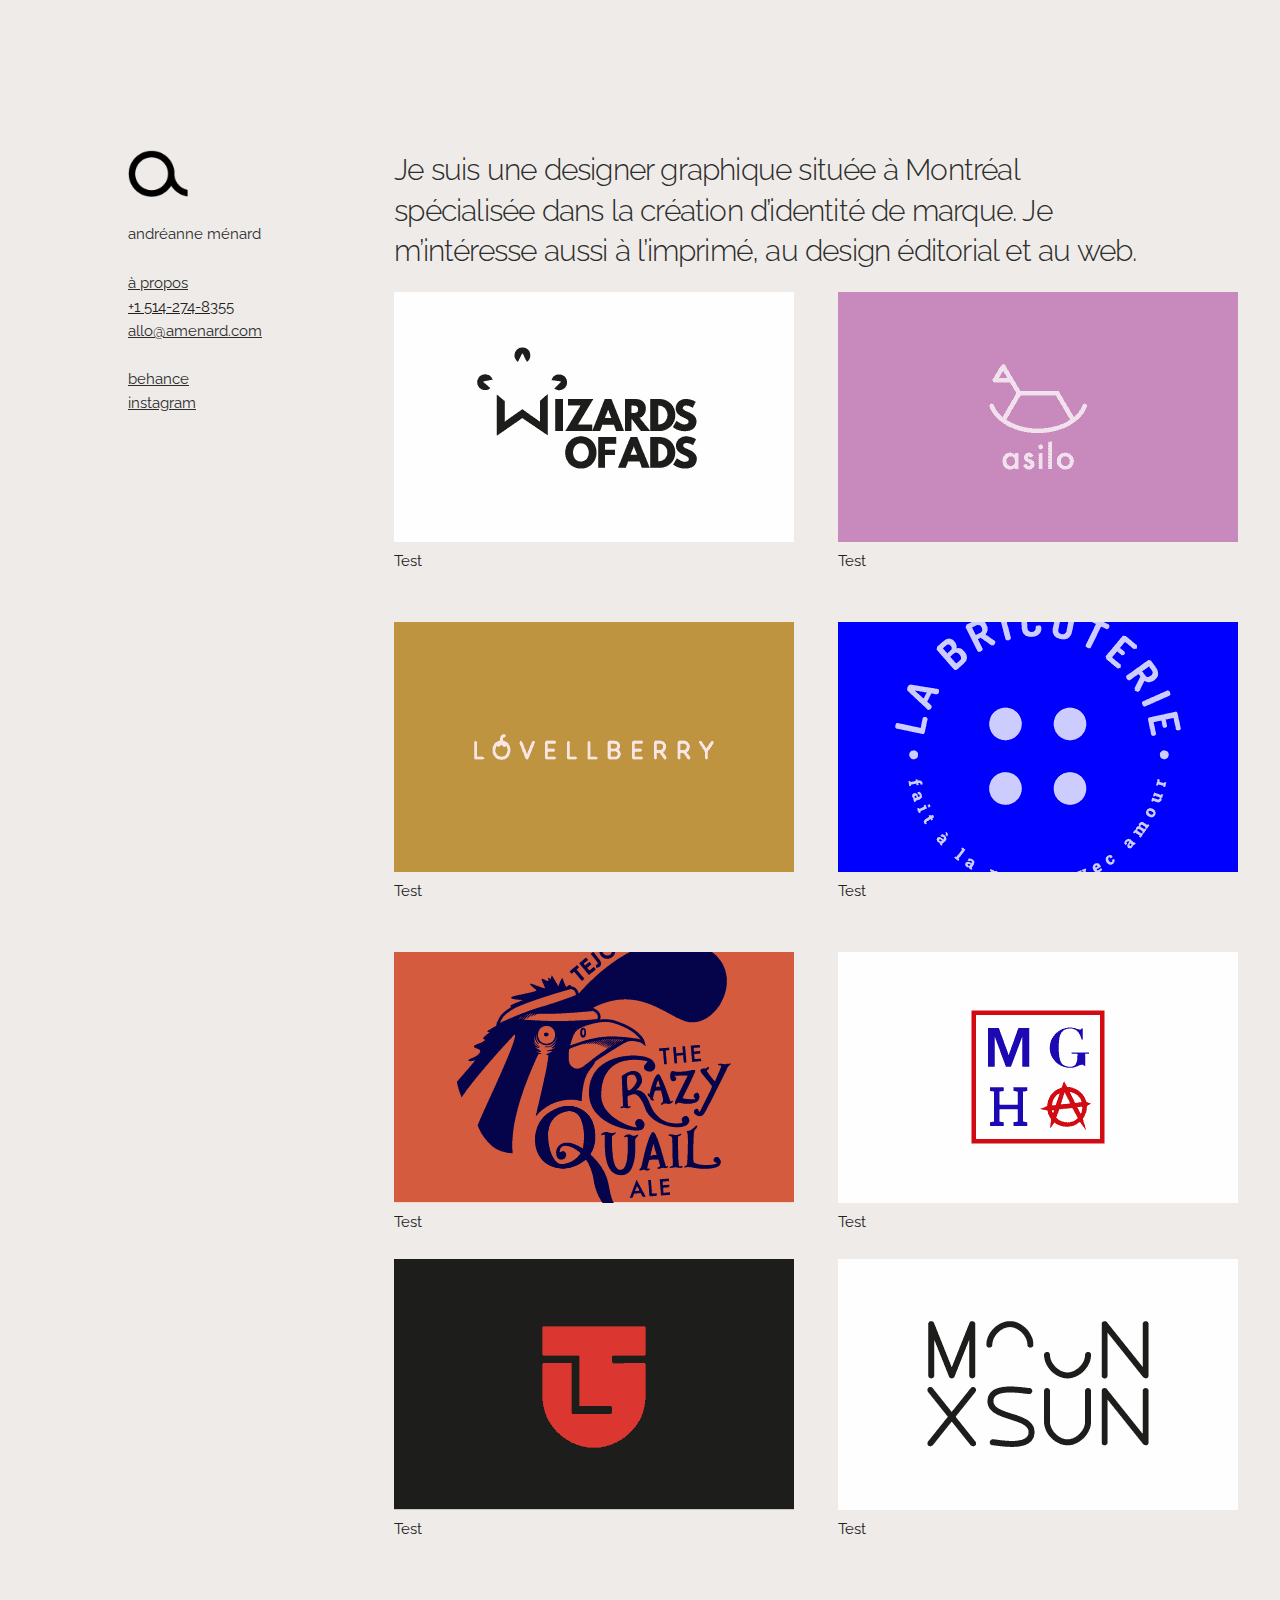
<file: index.html>
<!DOCTYPE html>
<html lang="en">
<head>

  <!-- Basic Page Needs
  –––––––––––––––––––––––––––––––––––––––––––––––––– -->
  <meta charset="utf-8">
  <title>Andréanne Ménard - Design & branding</title>
  <meta name="description" content="">
  <meta name="author" content="">

  <!-- Mobile Specific Metas
  –––––––––––––––––––––––––––––––––––––––––––––––––– -->
  <meta name="viewport" content="width=device-width, initial-scale=1">

  <!-- FONT
  –––––––––––––––––––––––––––––––––––––––––––––––––– -->
  <link href="//fonts.googleapis.com/css?family=Raleway:400,300,600" rel="stylesheet" type="text/css">

  <!-- CSS
  –––––––––––––––––––––––––––––––––––––––––––––––––– -->
  <link rel="stylesheet" href="css/normalize.css">
  <link rel="stylesheet" href="css/skeleton.css">
  <link rel="stylesheet" href="css/animate.min.css">
  <link rel="stylesheet" href="css/custom.css">

  <!-- Favicon
  –––––––––––––––––––––––––––––––––––––––––––––––––– -->
  <link rel="icon" type="image/png" href="images/favicon.png">

</head>
<body>

  <!-- Primary Page Layout
  –––––––––––––––––––––––––––––––––––––––––––––––––– -->
  <div class="container">
    <div class="row">
      <div class="three columns animated fadeIn">
        <nav>
          <a href="http://anmena.github.io/index.html"><img id="logo" src="images/logo.png" width="60" align="left" class="animated fadeInDownBig"></a>
          <br><br><br>
          <a href="http://anmena.github.io/index.html" align="left"><p>andréanne ménard</p></a>
          <a href="http://anmena.github.io/apropos.html"><u>à propos</u></a><br>
          <u>+1 514-274-8355</u><br>
          <a href="mailto:allo@amenard.com?Subject=Hello" target="_top"><u>allo@amenard.com</u></a>
          <br><br>
          <a href="https://www.behance.net/andymaple" target="_blank"><u>behance</u></a><br>
          <a href="https://www.instagram.com/andy.maple/" target="_blank"><u>instagram</u></a>
        </nav>
        &nbsp;
      </div>
      <div class="nine columns animated fadeIn">
        <h4>Je suis une designer graphique située à Montréal spécialisée dans la création d’identité de marque. Je m’intéresse aussi à l’imprimé, au design éditorial et au web.</h4>
        <div class="row">
        <!-- Premier Projet -->
          <div class="one-half column">
            <!-- <-a href="http://anmena.github.io/details.html"><img src="images/logo.png" width="50" height="50" /></a> -->
            <a href="http://anmena.github.io/details.html"><img src="images/logo_thumbail-01.png"/></a>
            <p>Test</p>
          </div>
        <!-- Deuxieme Projet -->
          <div class="one-half column thumb">
            <a href="http://anmena.github.io/details.html"><img src="images/logo_thumbail-02.png"/></a>
            <p>Test</p>
          </div>
        </div>
        <br>
        <div class="row">
        <!-- 3eme Projet -->
          <div class="one-half column">
            <a href="http://anmena.github.io/details.html"><img src="images/logo_thumbail-03.png"/></a>
            <p>Test</p>
          </div>
        <!-- 4eme Projet -->
          <div class="one-half column thumb">
            <a href="http://anmena.github.io/details.html"><img src="images/logo_thumbail-04.png"/></a>
            <p>Test</p>
          </div>
        </div>
        <br>
        <!-- ++++++++++++++++++++++++++++++Deuxieme Row -->
        <div class="row">
          <!-- 5eme Projet -->
          <div class="one-half column">
            <a href="http://anmena.github.io/details.html"><img src="images/logo_thumbail-05.png"/></a>
            <p>Test</p>
          </div>
        <!-- 6eme Projet -->
          <div class="one-half column thumb">
            <a href="http://anmena.github.io/details.html"><img src="images/logo_thumbail-06.png"/></a>
            <p>Test</p>
          </div>
        </div>
        <!-- ++++++++++++++++++++++++++++++troisieme Row -->
          <div class="row">
            <!-- 7eme Projet -->
          <div class="one-half column">
            <a href="http://anmena.github.io/details.html"><img src="images/logo_thumbail-07.png"/></a>
            <p>Test</p>
          </div>

        <!-- 8eme Projet -->
          <div class="one-half column thumb">
            <a href="http://anmena.github.io/details.html"><img src="images/logo_thumbail-08.png"/></a>
            <p>Test</p>
          </div>
          </div>
        </div>
      </div>
    </div>
  </div>
  <div id="container_12">
    <a href="https://twitter.com/Akimqc">made by Akim</a>
  </div>
<!-- End Document
  –––––––––––––––––––––––––––––––––––––––––––––––––– -->
</body>
</html>
</file>
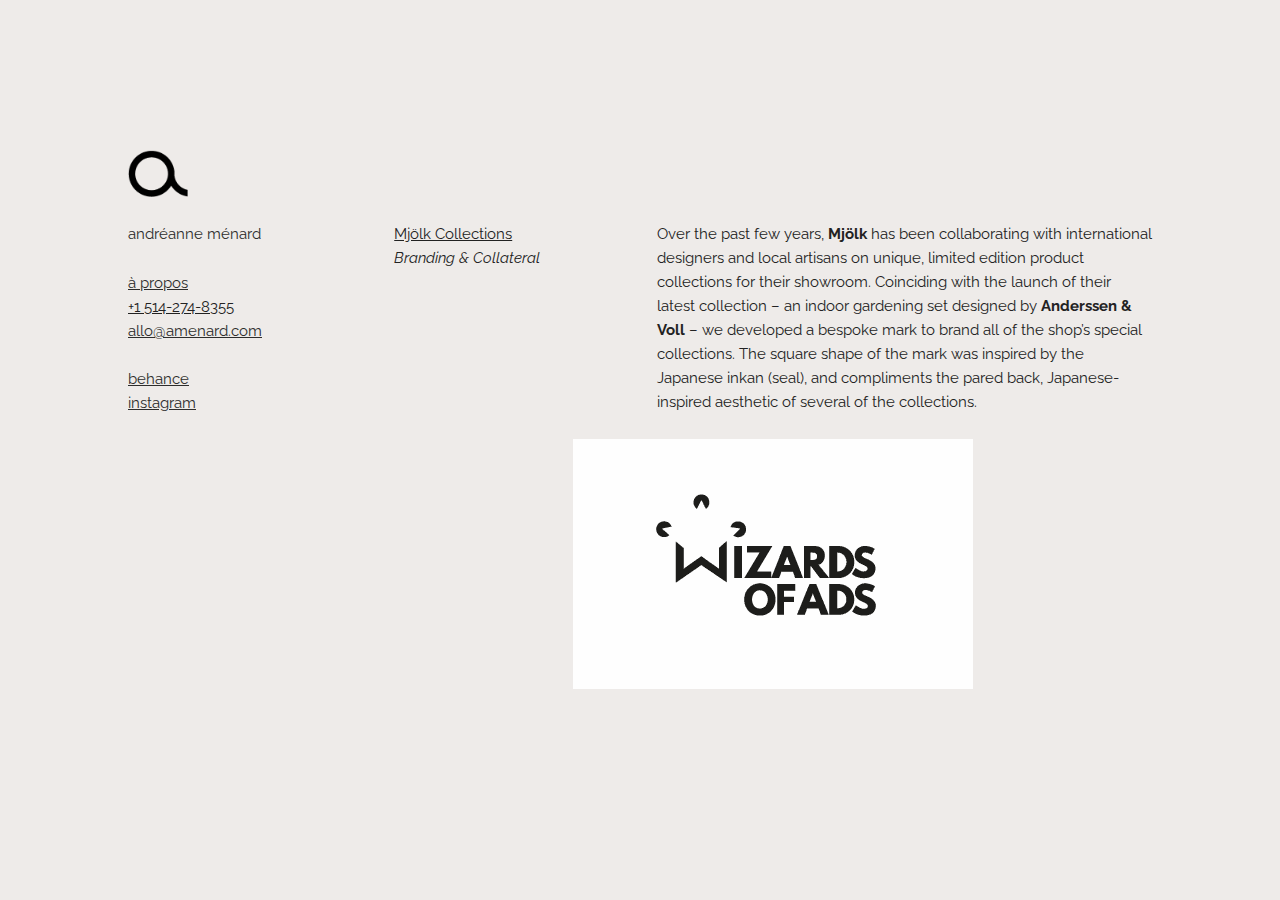
<file: details.html>
<!DOCTYPE html>
<html lang="en">
<head>

  <!-- Basic Page Needs
  –––––––––––––––––––––––––––––––––––––––––––––––––– -->
  <meta charset="utf-8">
  <title>Andréanne Ménard - Design & branding</title>
  <meta name="description" content="">
  <meta name="author" content="">

  <!-- Mobile Specific Metas
  –––––––––––––––––––––––––––––––––––––––––––––––––– -->
  <meta name="viewport" content="width=device-width, initial-scale=1">

  <!-- FONT
  –––––––––––––––––––––––––––––––––––––––––––––––––– -->
  <link href="//fonts.googleapis.com/css?family=Raleway:400,300,600" rel="stylesheet" type="text/css">

  <!-- CSS
  –––––––––––––––––––––––––––––––––––––––––––––––––– -->
  <link rel="stylesheet" href="css/normalize.css">
  <link rel="stylesheet" href="css/skeleton.css">
  <link rel="stylesheet" href="css/animate.min.css">
  <link rel="stylesheet" href="css/custom.css">

  <!-- Favicon
  –––––––––––––––––––––––––––––––––––––––––––––––––– -->
  <link rel="icon" type="image/png" href="images/favicon.png">

</head>
<body>

  <!-- Primary Page Layout
  –––––––––––––––––––––––––––––––––––––––––––––––––– -->
  <div class="container">
    <div class="row">
      <div class="three columns animated fadeIn">
        <nav>
          <a href="http://anmena.github.io/index.html"><img id="logo" src="images/logo.png" width="60" align="left" class="animated fadeInDownBig"></a>
          <br><br><br>
          <a href="http://anmena.github.io/index.html" align="left"><p>andréanne ménard</p></a>
          <a href="http://anmena.github.io/apropos.html"><u>à propos</u></a><br>
          <u>+1 514-274-8355</u><br>
          <a href="mailto:allo@amenard.com?Subject=Hello" target="_top"><u>allo@amenard.com</u></a>
          <br><br>
          <a href="https://www.behance.net/andymaple" target="_blank"><u>behance</u></a><br>
          <a href="https://www.instagram.com/andy.maple/" target="_blank"><u>instagram</u></a>
        </nav>
        &nbsp;
      </div>
      <div class="nine columns animated fadeIn">
        <div class="row">
          <div class="one-third column">
            <br><br><br>
            <u>Mjölk Collections</u><br>
            <em>Branding & Collateral</em>
          </div>
          <div class="two-thirds column"><br><br><br>
            <p>Over the past few years, <strong>Mjölk</strong> has been collaborating with international designers and local artisans on unique, limited edition product collections for their showroom. Coinciding with the launch of their latest collection – an indoor gardening set designed by <strong>Anderssen & Voll</strong> – we developed a bespoke mark to brand all of the shop’s special collections. The square shape of the mark was inspired by the Japanese inkan (seal), and compliments the pared back, Japanese-inspired aesthetic of several of the collections.</p>
          </div>
          <br>
          <br>
          <br><br>
          <br>
          <br><br>
          <br>
          <br>
          <div class="nine colums">
            <a href="#link"><img src="images/logo_thumbail-01.png" class="center"/></a>
          </div>
        </div>
      </div>
    </div>
  </div>
  <div id="container_12">
    <a href="https://twitter.com/Akimqc">made by Akim</a>
  </div>
<!-- End Document
  –––––––––––––––––––––––––––––––––––––––––––––––––– -->
</body>
</html>
</file>
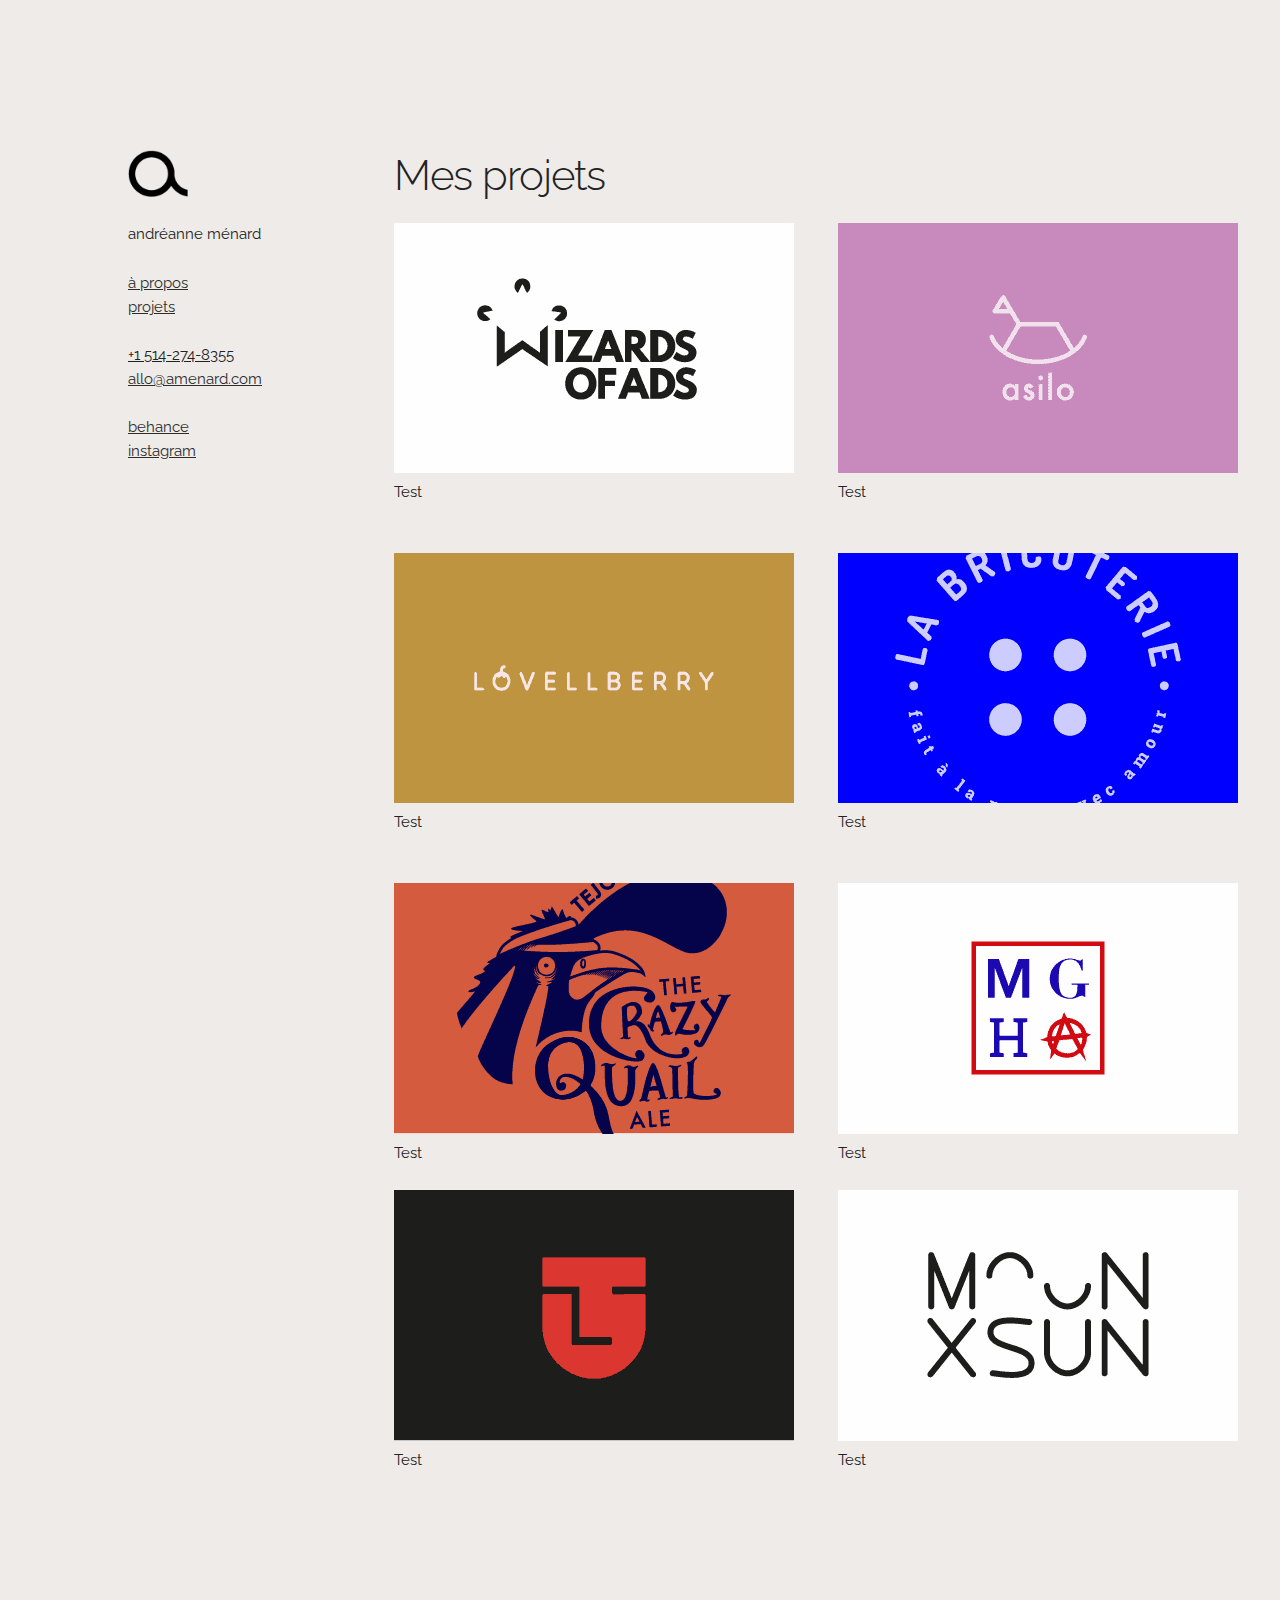
<file: project.html>
<!DOCTYPE html>
<html lang="en">
<head>

  <!-- Basic Page Needs
  –––––––––––––––––––––––––––––––––––––––––––––––––– -->
  <meta charset="utf-8">
  <title>Andréanne Ménard - Design & branding</title>
  <meta name="description" content="">
  <meta name="author" content="">

  <!-- Mobile Specific Metas
  –––––––––––––––––––––––––––––––––––––––––––––––––– -->
  <meta name="viewport" content="width=device-width, initial-scale=1">

  <!-- FONT
  –––––––––––––––––––––––––––––––––––––––––––––––––– -->
  <link href="//fonts.googleapis.com/css?family=Raleway:400,300,600" rel="stylesheet" type="text/css">

  <!-- CSS
  –––––––––––––––––––––––––––––––––––––––––––––––––– -->
  <link rel="stylesheet" href="css/normalize.css">
  <link rel="stylesheet" href="css/skeleton.css">
  <link rel="stylesheet" href="css/custom.css">

  <!-- Favicon
  –––––––––––––––––––––––––––––––––––––––––––––––––– -->
  <link rel="icon" type="image/png" href="images/favicon.png">

</head>
<body>

  <!-- Primary Page Layout
  –––––––––––––––––––––––––––––––––––––––––––––––––– -->
  <div class="container">
    <div class="row">
      <div class="three columns">
        <nav>
          <img id="logo" src="images/logo.png" width="60" align="left">
          <br><br><br>
          <p align="left">andréanne ménard</p>
          <a href="http://anmena.github.io/details.html"><u>à propos</u></a><br>
          <a href="http://anmena.github.io/project.html"><u>projets</u></a>
          <br><br>
          <u>+1 514-274-8355</u>
          <a href="mailto:allo@amenard.com?Subject=Hello" target="_top"><u>allo@amenard.com</u></a>
          <br><br>
          <a href="https://www.behance.net/andymaple"><u>behance</u></a><br>
          <a href="https://www.instagram.com/andy.maple/"><u>instagram</u></a>
        </nav>
        &nbsp;
      </div>
      <div class="nine columns">
        <h2>Mes projets</h2>
        <div class="row">
        <!-- Premier Projet -->
          <div class="one-half column">
            <!-- <-a href="#link"><img src="images/logo.png" width="50" height="50" /></a> -->
            <a href="#link"><img src="images/logo_thumbail-01.png"/></a>
            <p>Test</p>
          </div>
        <!-- Deuxieme Projet -->
          <div class="one-half column thumb">
            <a href="#link"><img src="images/logo_thumbail-02.png"/></a>
            <p>Test</p>
          </div>
        </div>
        <br>
        <div class="row">
        <!-- 3eme Projet -->
          <div class="one-half column">
            <a href="#link"><img src="images/logo_thumbail-03.png"/></a>
            <p>Test</p>
          </div>
        <!-- 4eme Projet -->
          <div class="one-half column thumb">
            <a href="#link"><img src="images/logo_thumbail-04.png"/></a>
            <p>Test</p>
          </div>
        </div>
        <br>
        <!-- ++++++++++++++++++++++++++++++Deuxieme Row -->
        <div class="row">
          <!-- 5eme Projet -->
          <div class="one-half column">
            <a href="#link"><img src="images/logo_thumbail-05.png"/></a>
            <p>Test</p>
          </div>
        <!-- 6eme Projet -->
          <div class="one-half column thumb">
            <a href="#link"><img src="images/logo_thumbail-06.png"/></a>
            <p>Test</p>
          </div>
        </div>
        <!-- ++++++++++++++++++++++++++++++troisieme Row -->
          <div class="row">
            <!-- 7eme Projet -->
          <div class="one-half column">
            <a href="#link"><img src="images/logo_thumbail-07.png"/></a>
            <p>Test</p>
          </div>

        <!-- 8eme Projet -->
          <div class="one-half column thumb">
            <a href="#link"><img src="images/logo_thumbail-08.png"/></a>
            <p>Test</p>
          </div>
          </div>
        </div>
      </div>
    </div>
  </div>
  <div id="container_12">
    <a href="https://twitter.com/Akimqc">made by Akim</a>
  </div>
<!-- End Document
  –––––––––––––––––––––––––––––––––––––––––––––––––– -->
</body>
</html>
</file>
<file: css/skeleton.css>
/*
* Skeleton V2.0.4
* Copyright 2014, Dave Gamache
* www.getskeleton.com
* Free to use under the MIT license.
* http://www.opensource.org/licenses/mit-license.php
* 12/29/2014
*/


/* Table of contents
––––––––––––––––––––––––––––––––––––––––––––––––––
- Grid
- Base Styles
- Typography
- Links
- Buttons
- Forms
- Lists
- Code
- Tables
- Spacing
- Utilities
- Clearing
- Media Queries
*/


/* Grid
–––––––––––––––––––––––––––––––––––––––––––––––––– */
.container {
  position: relative;
  width: 100%;
  max-width: 1480px;
  margin: 0 auto;
  padding: 0 20px;
  box-sizing: border-box; }
.column,
.columns {
  width: 100%;
  float: left;
  box-sizing: border-box; }

/* For devices larger than 400px */
@media (min-width: 400px) {
  .container {
    width: 85%;
    padding: 0; }
}

/* For devices larger than 550px */
@media (min-width: 550px) {
  .container {
    width: 80%; }
  .column,
  .columns {
    margin-left: 4%; }
  .column:first-child,
  .columns:first-child {
    margin-left: 0; }

  .one.column,
  .one.columns                    { width: 4.66666666667%; }
  .two.columns                    { width: 13.3333333333%; }
  .three.columns                  { width: 22%;            }
  .four.columns                   { width: 30.6666666667%; }
  .five.columns                   { width: 39.3333333333%; }
  .six.columns                    { width: 48%;            }
  .seven.columns                  { width: 56.6666666667%; }
  .eight.columns                  { width: 65.3333333333%; }
  .nine.columns                   { width: 74.0%;          }
  .ten.columns                    { width: 82.6666666667%; }
  .eleven.columns                 { width: 91.3333333333%; }
  .twelve.columns                 { width: 100%; margin-left: 0; }

  .one-third.column               { width: 30.6666666667%; }
  .two-thirds.column              { width: 65.3333333333%; }

  .one-half.column                { width: 48%; }

  /* Offsets */
  .offset-by-one.column,
  .offset-by-one.columns          { margin-left: 8.66666666667%; }
  .offset-by-two.column,
  .offset-by-two.columns          { margin-left: 17.3333333333%; }
  .offset-by-three.column,
  .offset-by-three.columns        { margin-left: 26%;            }
  .offset-by-four.column,
  .offset-by-four.columns         { margin-left: 34.6666666667%; }
  .offset-by-five.column,
  .offset-by-five.columns         { margin-left: 43.3333333333%; }
  .offset-by-six.column,
  .offset-by-six.columns          { margin-left: 52%;            }
  .offset-by-seven.column,
  .offset-by-seven.columns        { margin-left: 60.6666666667%; }
  .offset-by-eight.column,
  .offset-by-eight.columns        { margin-left: 69.3333333333%; }
  .offset-by-nine.column,
  .offset-by-nine.columns         { margin-left: 78.0%;          }
  .offset-by-ten.column,
  .offset-by-ten.columns          { margin-left: 86.6666666667%; }
  .offset-by-eleven.column,
  .offset-by-eleven.columns       { margin-left: 95.3333333333%; }

  .offset-by-one-third.column,
  .offset-by-one-third.columns    { margin-left: 34.6666666667%; }
  .offset-by-two-thirds.column,
  .offset-by-two-thirds.columns   { margin-left: 69.3333333333%; }

  .offset-by-one-half.column,
  .offset-by-one-half.columns     { margin-left: 52%; }

}


/* Base Styles
–––––––––––––––––––––––––––––––––––––––––––––––––– */
/* NOTE
html is set to 62.5% so that all the REM measurements throughout Skeleton
are based on 10px sizing. So basically 1.5rem = 15px :) */
html {
  font-size: 62.5%; }
body {
  font-size: 1.5em; /* currently ems cause chrome bug misinterpreting rems on body element */
  line-height: 1.6;
  font-weight: 400;
  font-family: "Raleway", "HelveticaNeue", "Helvetica Neue", Helvetica, Arial, sans-serif;
  color: #222; }


/* Typography
–––––––––––––––––––––––––––––––––––––––––––––––––– */
h1, h2, h3, h4, h5, h6 {
  margin-top: 0;
  margin-bottom: 2rem;
  font-weight: 300; }
h1 { font-size: 4.0rem; line-height: 1.2;  letter-spacing: -.1rem;}
h2 { font-size: 3.6rem; line-height: 1.25; letter-spacing: -.1rem; }
h3 { font-size: 3.0rem; line-height: 1.3;  letter-spacing: -.1rem; }
h4 { font-size: 2.4rem; line-height: 1.35; letter-spacing: -.08rem; }
h5 { font-size: 1.8rem; line-height: 1.5;  letter-spacing: -.05rem; }
h6 { font-size: 1.5rem; line-height: 1.6;  letter-spacing: 0; }

/* Larger than phablet */
@media (min-width: 550px) {
  h1 { font-size: 5.0rem; }
  h2 { font-size: 4.2rem; }
  h3 { font-size: 3.6rem; }
  h4 { font-size: 3.0rem; }
  h5 { font-size: 2.4rem; }
  h6 { font-size: 1.5rem; }
}

p {
  margin-top: 0; }


/* Links
–––––––––––––––––––––––––––––––––––––––––––––––––– */
a {
  color: #1EAEDB; }
a:hover {
  color: #0FA0CE; }


/* Buttons
–––––––––––––––––––––––––––––––––––––––––––––––––– */
.button,
button,
input[type="submit"],
input[type="reset"],
input[type="button"] {
  display: inline-block;
  height: 38px;
  padding: 0 30px;
  color: #555;
  text-align: center;
  font-size: 11px;
  font-weight: 600;
  line-height: 38px;
  letter-spacing: .1rem;
  text-transform: uppercase;
  text-decoration: none;
  white-space: nowrap;
  background-color: transparent;
  border-radius: 4px;
  border: 1px solid #bbb;
  cursor: pointer;
  box-sizing: border-box; }
.button:hover,
button:hover,
input[type="submit"]:hover,
input[type="reset"]:hover,
input[type="button"]:hover,
.button:focus,
button:focus,
input[type="submit"]:focus,
input[type="reset"]:focus,
input[type="button"]:focus {
  color: #333;
  border-color: #888;
  outline: 0; }
.button.button-primary,
button.button-primary,
input[type="submit"].button-primary,
input[type="reset"].button-primary,
input[type="button"].button-primary {
  color: #FFF;
  background-color: #33C3F0;
  border-color: #33C3F0; }
.button.button-primary:hover,
button.button-primary:hover,
input[type="submit"].button-primary:hover,
input[type="reset"].button-primary:hover,
input[type="button"].button-primary:hover,
.button.button-primary:focus,
button.button-primary:focus,
input[type="submit"].button-primary:focus,
input[type="reset"].button-primary:focus,
input[type="button"].button-primary:focus {
  color: #FFF;
  background-color: #1EAEDB;
  border-color: #1EAEDB; }


/* Forms
–––––––––––––––––––––––––––––––––––––––––––––––––– */
input[type="email"],
input[type="number"],
input[type="search"],
input[type="text"],
input[type="tel"],
input[type="url"],
input[type="password"],
textarea,
select {
  height: 38px;
  padding: 6px 10px; /* The 6px vertically centers text on FF, ignored by Webkit */
  background-color: #fff;
  border: 1px solid #D1D1D1;
  border-radius: 4px;
  box-shadow: none;
  box-sizing: border-box; }
/* Removes awkward default styles on some inputs for iOS */
input[type="email"],
input[type="number"],
input[type="search"],
input[type="text"],
input[type="tel"],
input[type="url"],
input[type="password"],
textarea {
  -webkit-appearance: none;
     -moz-appearance: none;
          appearance: none; }
textarea {
  min-height: 65px;
  padding-top: 6px;
  padding-bottom: 6px; }
input[type="email"]:focus,
input[type="number"]:focus,
input[type="search"]:focus,
input[type="text"]:focus,
input[type="tel"]:focus,
input[type="url"]:focus,
input[type="password"]:focus,
textarea:focus,
select:focus {
  border: 1px solid #33C3F0;
  outline: 0; }
label,
legend {
  display: block;
  margin-bottom: .5rem;
  font-weight: 600; }
fieldset {
  padding: 0;
  border-width: 0; }
input[type="checkbox"],
input[type="radio"] {
  display: inline; }
label > .label-body {
  display: inline-block;
  margin-left: .5rem;
  font-weight: normal; }


/* Lists
–––––––––––––––––––––––––––––––––––––––––––––––––– */
ul {
  list-style: circle inside; }
ol {
  list-style: decimal inside; }
ol, ul {
  padding-left: 0;
  margin-top: 0; }
ul ul,
ul ol,
ol ol,
ol ul {
  margin: 1.5rem 0 1.5rem 3rem;
  font-size: 90%; }
li {
  margin-bottom: 1rem; }


/* Code
–––––––––––––––––––––––––––––––––––––––––––––––––– */
code {
  padding: .2rem .5rem;
  margin: 0 .2rem;
  font-size: 90%;
  white-space: nowrap;
  background: #F1F1F1;
  border: 1px solid #E1E1E1;
  border-radius: 4px; }
pre > code {
  display: block;
  padding: 1rem 1.5rem;
  white-space: pre; }


/* Tables
–––––––––––––––––––––––––––––––––––––––––––––––––– */
th,
td {
  padding: 12px 15px;
  text-align: left;
  border-bottom: 1px solid #E1E1E1; }
th:first-child,
td:first-child {
  padding-left: 0; }
th:last-child,
td:last-child {
  padding-right: 0; }


/* Spacing
–––––––––––––––––––––––––––––––––––––––––––––––––– */
button,
.button {
  margin-bottom: 1rem; }
input,
textarea,
select,
fieldset {
  margin-bottom: 1.5rem; }
pre,
blockquote,
dl,
figure,
table,
p,
ul,
ol,
form {
  margin-bottom: 2.5rem; }


/* Utilities
–––––––––––––––––––––––––––––––––––––––––––––––––– */
.u-full-width {
  width: 100%;
  box-sizing: border-box; }
.u-max-full-width {
  max-width: 100%;
  box-sizing: border-box; }
.u-pull-right {
  float: right; }
.u-pull-left {
  float: left; }


/* Misc
–––––––––––––––––––––––––––––––––––––––––––––––––– */
hr {
  margin-top: 3rem;
  margin-bottom: 3.5rem;
  border-width: 0;
  border-top: 1px solid #E1E1E1; }


/* Clearing
–––––––––––––––––––––––––––––––––––––––––––––––––– */

/* Self Clearing Goodness */
.container:after,
.row:after,
.u-cf {
  content: "";
  display: table;
  clear: both; }


/* Media Queries
–––––––––––––––––––––––––––––––––––––––––––––––––– */
/*
Note: The best way to structure the use of media queries is to create the queries
near the relevant code. For example, if you wanted to change the styles for buttons
on small devices, paste the mobile query code up in the buttons section and style it
there.
*/


/* Larger than mobile */
@media (min-width: 400px) {}

/* Larger than phablet (also point when grid becomes active) */
@media (min-width: 550px) {}

/* Larger than tablet */
@media (min-width: 750px) {}

/* Larger than desktop */
@media (min-width: 1000px) {}

/* Larger than Desktop HD */
@media (min-width: 1200px) {}
</file>
<file: css/custom.css>
div.container{
  padding-top: 150px;
}

h4 {
  color:#2D2D2C;
}

body{
  background-color: #EEEBE9;
}

nav{
  align: left;
}

a {
  color: #2D2D2C;
  text-decoration: none;
 }

a:hover {
  color: #2D2D2C;
  text-decoration: none;
 }

@media (min-width: 550px) {
  .thumb {
    padding-left: 50px;
  }
}

img.center {
  display: block;
  margin: 0 auto;
}

#container_12 {
  padding-top: 137px;
  margin:0 auto;
  text-align: center;
  }

#container_12 a {color: #EEEBE9;}
#container_12 a {text-decoration: none;}
</file>
